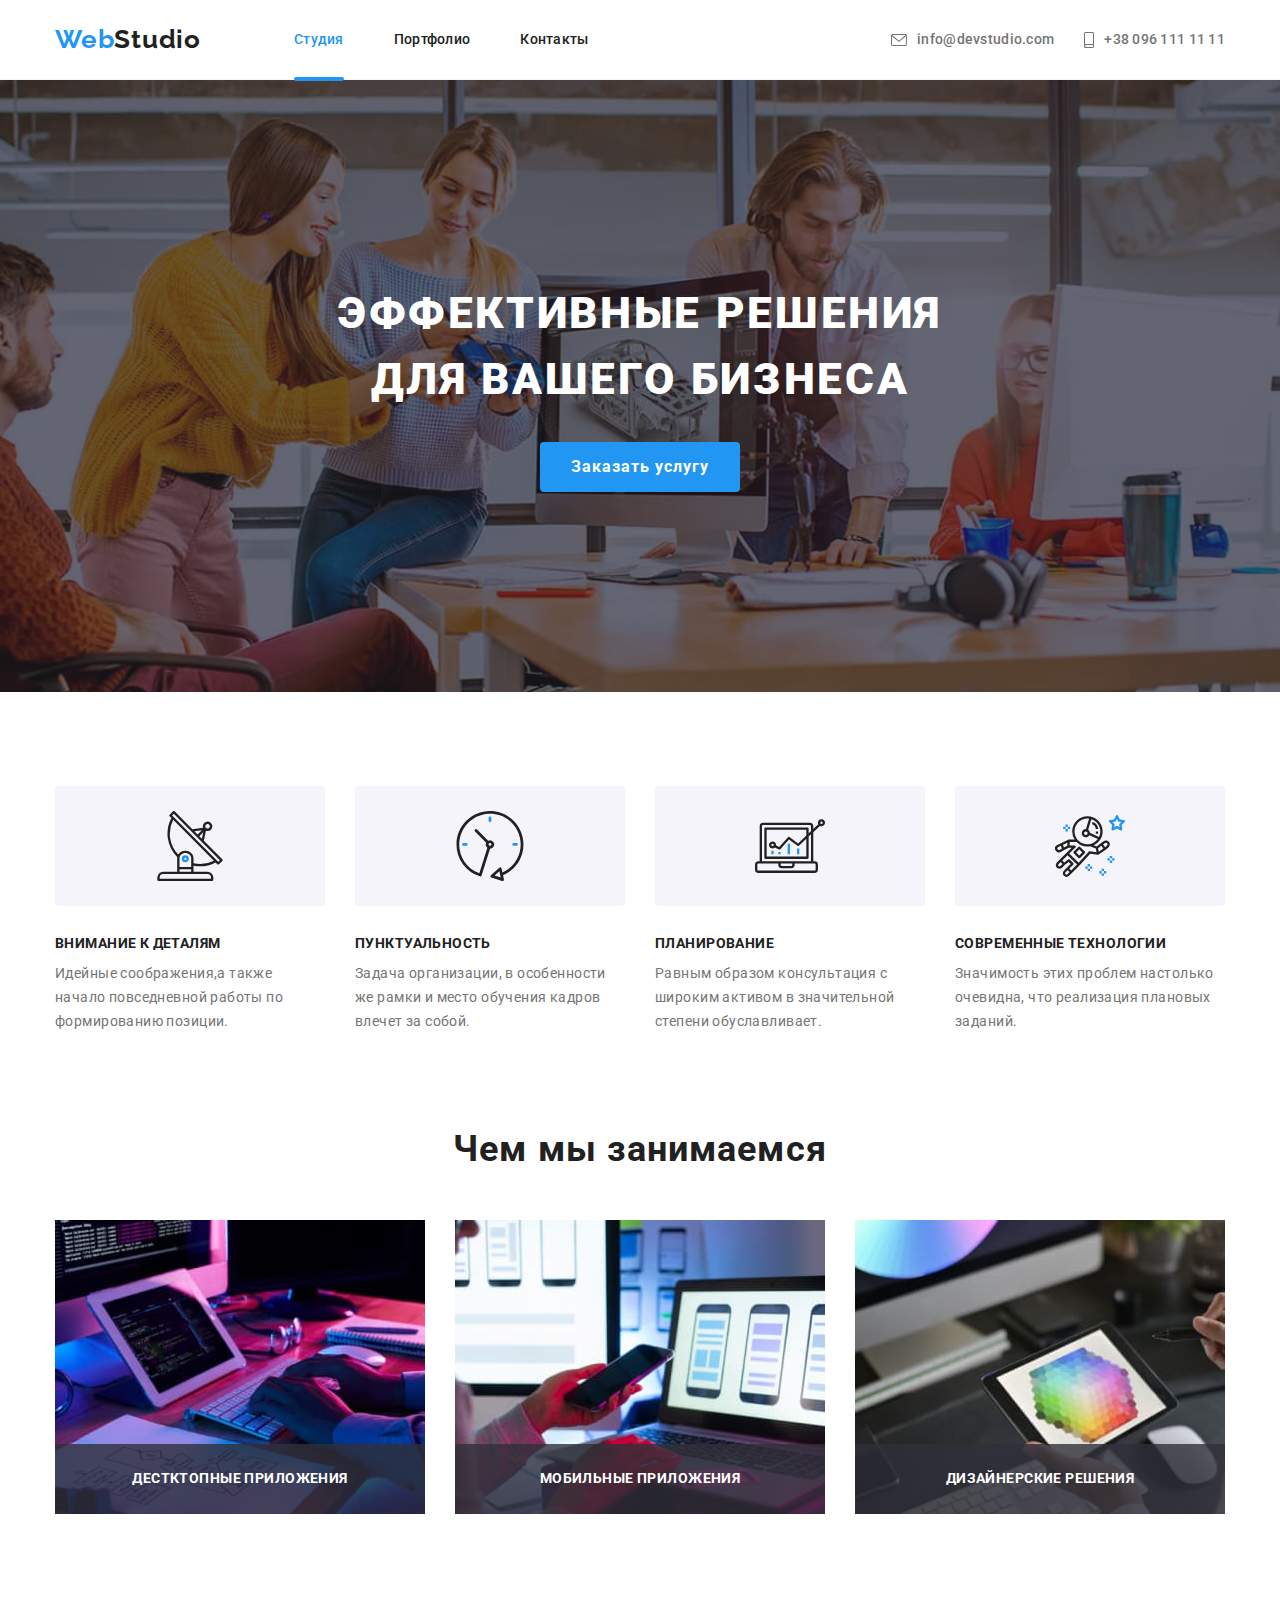
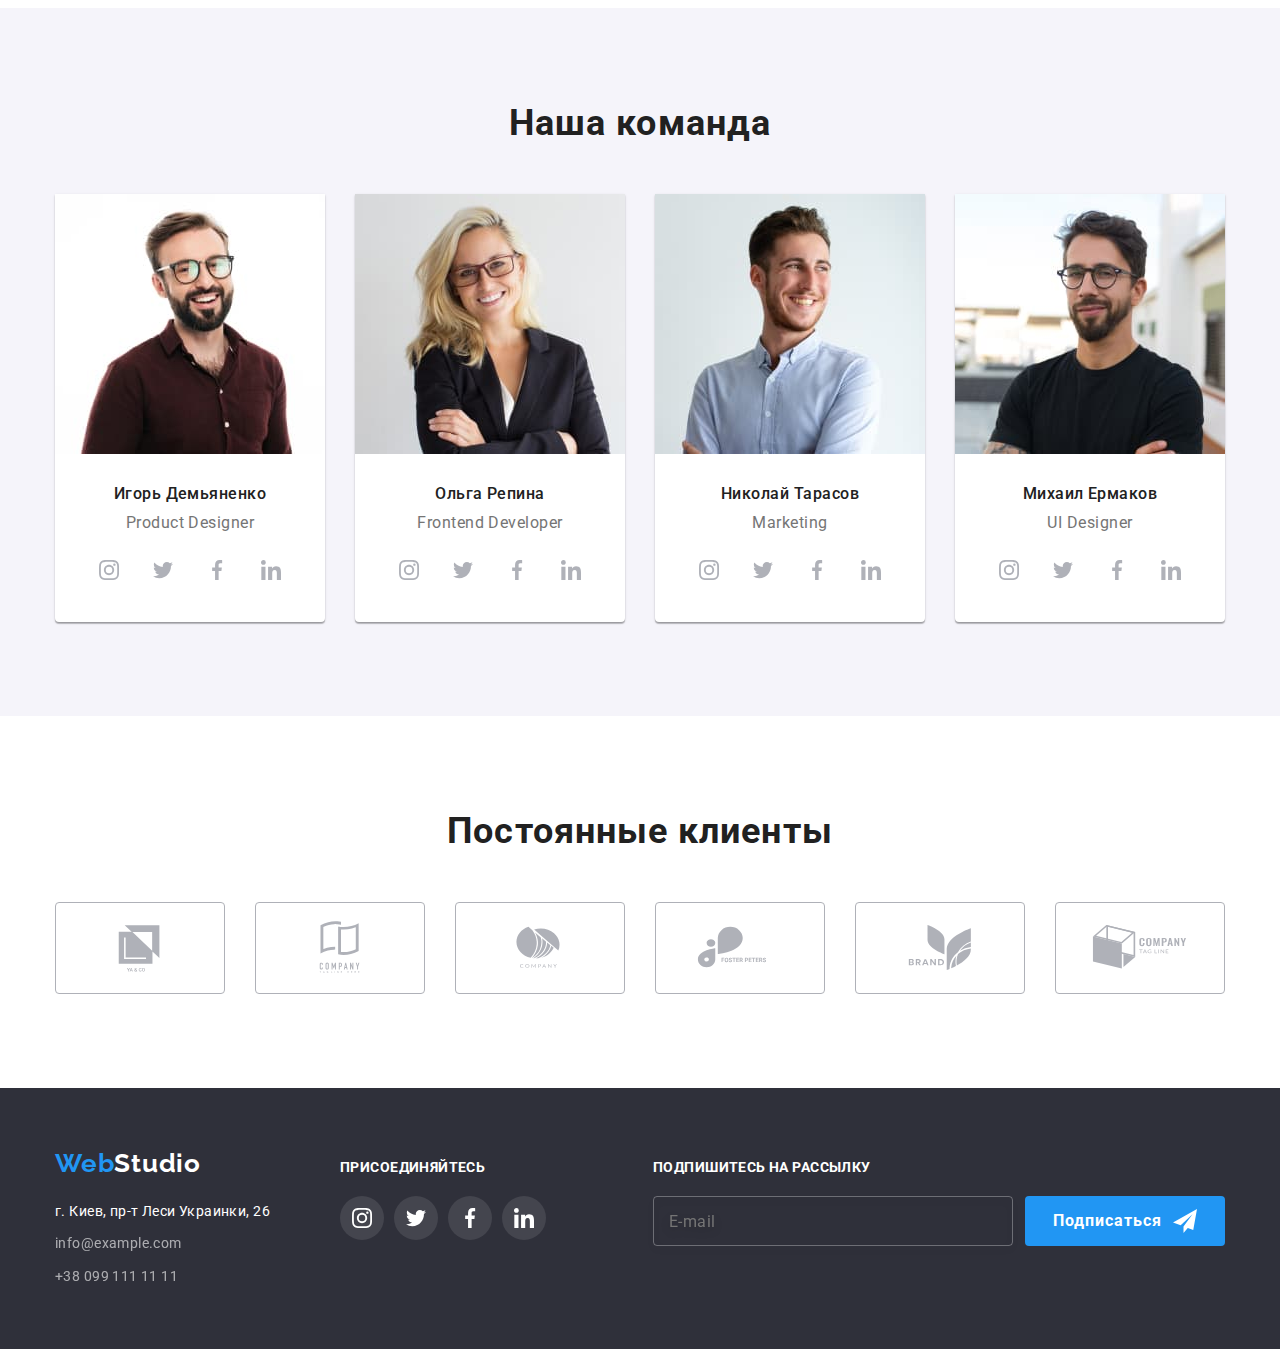
<file: index.html>
<!DOCTYPE html>
<html lang="ru">
  <head>
    <meta charset="UTF-8" />
    <meta http-equiv="X-UA-Compatible" content="IE=edge" />
    <meta name="viewport" content="width=device-width, initial-scale=1.0" />
    <title>WebStudio</title>
    <link rel="preconnect" href="https://fonts.googleapis.com" />
    <link rel="preconnect" href="https://fonts.gstatic.com" crossorigin />
    <link
      href="https://fonts.googleapis.com/css2?family=Raleway:wght@700&family=Roboto:wght@400;500;700;900&display=swap"
      rel="stylesheet"
    />
    <link
      rel="stylesheet"
      href="https://cdn.jsdelivr.net/npm/modern-normalize@1.1.0/modern-normalize.min.css"
    />
    <link rel="stylesheet" href="./css/main.min.css" />
  </head>
  <body>
    <header class="page-header">
      <div class="container page-header__container">
        <nav class="page-nav">
          <a class="link logo" href="" lang="en"> <span class="logo__part">Web</span>Studio</a>
          <ul class="list menu">
            <li class="menu__item">
              <a class="link menu__link menu__link_current" href="./index.html">Студия</a>
            </li>
            <li class="menu__item">
              <a class="link menu__link" href="./portfolio.html">Портфолио</a>
            </li>
            <li class="menu__item">
              <a class="link menu__link" href="#contacts">Контакты</a>
            </li>
          </ul>
        </nav>
        <ul class="list contact-header">
          <li class="contact-header__list">
            <a class="link contact-header__item" href="mailto:info@devstudio.com">
              <svg class="contact-header__icon" width="16" height="12">
                <use href="./images/sprite.svg#icon-envelope"></use>
              </svg>
              info@devstudio.com
            </a>
          </li>
          <li class="contact-header__list">
            <a class="link contact-header__item" href="tel:+380961111111">
              <svg class="contact-header__icon" width="10" height="16">
                <use href="./images/sprite.svg#icon-smartphone"></use>
              </svg>
              +38 096 111 11 11
            </a>
          </li>
        </ul>
        <button type="button" class="menu-button-open" data-menu-open>
          <svg class="menu-button-open__icon" width="40" height="40">
            <use href="./images/sprite.svg#icon-menu"></use>
          </svg>
        </button>
      </div>
      <div class="mobile-menu" data-menu>
        <div class="container mobile-menu__container">
          <button class="mobile-menu__close-button" data-menu-close>
            <svg class="mobile-menu__close-icon" width="40" height="40">
              <use href="./images/sprite.svg#icon-close-40px"></use>
            </svg>
          </button>
          <ul class="list mobile-menu-list">
            <li class="mobile-menu-list__item">
              <a
                class="link mobile-menu-list__link mobile-menu-list__item_current"
                href="./index.html"
                >Студия</a
              >
            </li>
            <li class="mobile-menu-list__item">
              <a class="link mobile-menu-list__link" href="./portfolio.html">Портфолио</a>
            </li>
            <li class="mobile-menu-list__item">
              <a class="link mobile-menu-list__link" href="#contacts">Контакты</a>
            </li>
          </ul>
          <ul class="list mobile-menu-contacts">
            <li class="mobile-menu-contacts__item">
              <a class="link mobile-menu-contacts__link" href="tel:+380961111111"
                >+38 096 111 11 11</a
              >
            </li>
            <li class="list mobile-menu-contacts__item">
              <a
                class="link mobile-menu-contacts__link mobile-menu-contacts_phone"
                href="mailto:info@devstudio.com"
                >info@devstudio.com</a
              >
            </li>
          </ul>
          <ul class="list mobile-menu-social">
            <li class="mobile-menu-social__item">
              <a class="link mobile-menu-social__link" href="">Instagram</a>
            </li>
            <li class="mobile-menu-social__item">
              <a class="link mobile-menu-social__link" href="">Twitter</a>
            </li>
            <li class="mobile-menu-social__item">
              <a class="link mobile-menu-social__link" href="">Facebook</a>
            </li>
            <li class="mobile-menu-social__item">
              <a class="link mobile-menu-social__link" href="">LinkedIn</a>
            </li>
          </ul>
        </div>
      </div>
    </header>
    <main>
      <!--=====================HERO section=================================== -->
      <section class="hero-section">
        <div class="container">
          <h1 class="page-title">Эффективные решения для вашего бизнеса</h1>
          <button class="hero-button" type="button" data-modal-open>Заказать услугу</button>
        </div>
      </section>
      <!--================= advantages section =============================== -->
      <section class="advantages-section section" id="studio">
        <div class="container">
          <h2 lang="uk" class="visually-hidden">Наші переваги</h2>
          <ul class="advantages-list list">
            <li class="advantages-item">
              <div class="advantages-item-container">
                <svg class="advantages-item-icon">
                  <use href="./images/sprite.svg#icon-antenna-1"></use>
                </svg>
              </div>
              <h3 class="advantages-name">Внимание к деталям</h3>
              <p class="advantages-descrp">
                Идейные соображения,а также начало повседневной работы по формированию позиции.
              </p>
            </li>
            <li class="advantages-item">
              <div class="advantages-item-container">
                <svg class="advantages-item-icon">
                  <use href="./images/sprite.svg#icon-clock-1"></use>
                </svg>
              </div>
              <h3 class="advantages-name">Пунктуальность</h3>
              <p class="advantages-descrp">
                Задача организации, в особенности же рамки и место обучения кадров влечет за собой.
              </p>
            </li>
            <li class="advantages-item">
              <div class="advantages-item-container">
                <svg class="advantages-item-icon">
                  <use href="./images/sprite.svg#icon-diagram-1"></use>
                </svg>
              </div>
              <h3 class="advantages-name">Планирование</h3>
              <p class="advantages-descrp">
                Равным образом консультация с широким активом в значительной степени обуславливает.
              </p>
            </li>
            <li class="advantages-item">
              <div class="advantages-item-container">
                <svg class="advantages-item-icon">
                  <use href="./images/sprite.svg#icon-astronaut-1"></use>
                </svg>
              </div>
              <h3 class="advantages-name">Современные технологии</h3>
              <p class="advantages-descrp">
                Значимость этих проблем настолько очевидна, что реализация плановых заданий.
              </p>
            </li>
          </ul>
        </div>
      </section>
      <!--============================= occupation section ===========================-->
      <section class="occupation-section">
        <div class="container">
          <h2 class="subtitle">Чем мы занимаемся</h2>
          <ul class="occupation-list list">
            <li class="occupation-item">
              <img
                srcset="
                  ./images/desktop/activity1/activity1.jpg    1x,
                  ./images/desktop/activity1/activity1@2x.jpg 2x
                "
                class="occupation-img"
                src="./images/desktop/activity1/activity1.jpg"
                alt="руки человека набирают текст на клавиатуре"
                width="370"
                height="295"
              />
              <h3 class="occupation-name">дестктопные приложения</h3>
            </li>
            <li class="occupation-item">
              <img
                srcset="
                  ./images/desktop/activity2/activity2.jpg    1x,
                  ./images/desktop/activity2/activity2@2x.jpg 2x
                "
                class="occupation-img"
                src="./images/desktop/activity2/activity2.jpg"
                alt="человек сравнивает изображение на телефоне и ноутбуке"
                width="370"
                height="295"
              />
              <h3 class="occupation-name">мобильные приложения</h3>
            </li>
            <li class="occupation-item">
              <img
                srcset="
                  ./images/desktop/activity3/activity3.jpg   1x,
                  ./images/desktop/activity/activity3@2x.jpg 2x
                "
                class="occupation-img"
                src="./images/desktop/activity3/activity3.jpg"
                alt="человек просматривает палитру цветов на планшете"
                width="370"
                height="295"
              />
              <h3 class="occupation-name">дизайнерские решения</h3>
            </li>
          </ul>
        </div>
      </section>
      <!--==============================team section ==============================-->
      <section class="team-section section">
        <div class="container">
          <h2 class="subtitle">Наша команда</h2>
          <ul class="team-list list">
            <li class="team-item">
              <picture>
                <source
                  srcset="
                    ./images/desktop/team1-desktop/team1-desktop.jpg    1x,
                    ./images/desktop/team1-desktop/team1-desktop@2x.jpg 2x
                  "
                  media="(min-width:1200px)"
                />
                <source
                  srcset="
                    ./images/tablet/team1-tablet/team1-tablet.jpg    1x,
                    ./images/tablet/team1-tablet/team1-tablet@2x.jpg 2x
                  "
                  media="(min-width:768px)"
                />
                <source
                  srcset="
                    ./images/mobile/team1-mobile/team1-mobile.jpg    1x,
                    ./images/mobile/team1-mobile/team1-mobile@2x.jpg 2x
                  "
                  media="(max-width:767px)"
                />
                <img
                  class="team-image"
                  src="./images/mobile/team1-mobile/team1-mobile.jpg"
                  alt="фото профиля Игорь Демьяненко"
                />
              </picture>
              <div class="subtitle-container">
                <h3 class="colleagues-name">Игорь Демьяненко</h3>
                <p class="card-title" lang="en">Product Designer</p>
                <ul class="social-list list">
                  <li class="social-list-item">
                    <a href="" class="social-list-link">
                      <svg class="social-list-icon">
                        <use href="./images/sprite.svg#icon-instagram"></use>
                      </svg>
                    </a>
                  </li>
                  <li class="social-list-item">
                    <a href="" class="social-list-link">
                      <svg class="social-list-icon">
                        <use href="./images/sprite.svg#icon-twitter"></use>
                      </svg>
                    </a>
                  </li>
                  <li class="social-list-item">
                    <a href="" class="social-list-link">
                      <svg class="social-list-icon">
                        <use href="./images/sprite.svg#icon-facebook"></use>
                      </svg>
                    </a>
                  </li>
                  <li class="social-list-item">
                    <a href="" class="social-list-link">
                      <svg class="social-list-icon">
                        <use href="./images/sprite.svg#icon-linkedin"></use>
                      </svg>
                    </a>
                  </li>
                </ul>
              </div>
            </li>
            <li class="team-item">
              <picture>
                <source
                  srcset="
                    ./images/desktop/team2-desktop/team2-desktop.jpg    1x,
                    ./images/desktop/team2-desktop/team2-desktop@2x.jpg 2x
                  "
                  media="(min-width:1200px)"
                />
                <source
                  srcset="
                    ./images/tablet/team2-tablet/team2-tablet.jpg    1x,
                    ./images/tablet/team2-tablet/team2-tablet@2x.jpg 2x
                  "
                  media="(min-width:768px)"
                />
                <source
                  srcset="
                    ./images/mobile/team2-mobile/team2-mobile.jpg    1x,
                    ./images/mobile/team2-mobile/team2-mobile@2x.jpg 2x
                  "
                  media="(max-width: 767px)"
                />

                <img
                  class="team-image"
                  src="./images/mobile/team2-mobile/team2-mobile.jpg"
                  alt="фото профиля Ольга Репина"
                />
              </picture>
              <div class="subtitle-container">
                <h3 class="colleagues-name">Ольга Репина</h3>
                <p class="card-title" lang="en">Frontend Developer</p>
                <ul class="social-list list">
                  <li class="social-list-item">
                    <a href="" class="social-list-link">
                      <svg class="social-list-icon">
                        <use href="./images/sprite.svg#icon-instagram"></use>
                      </svg>
                    </a>
                  </li>
                  <li class="social-list-item">
                    <a href="" class="social-list-link">
                      <svg class="social-list-icon">
                        <use href="./images/sprite.svg#icon-twitter"></use>
                      </svg>
                    </a>
                  </li>
                  <li class="social-list-item">
                    <a href="" class="social-list-link">
                      <svg class="social-list-icon">
                        <use href="./images/sprite.svg#icon-facebook"></use>
                      </svg>
                    </a>
                  </li>
                  <li class="social-list-item">
                    <a href="" class="social-list-link">
                      <svg class="social-list-icon">
                        <use href="./images/sprite.svg#icon-linkedin"></use>
                      </svg>
                    </a>
                  </li>
                </ul>
              </div>
            </li>
            <li class="team-item">
              <picture>
                <source
                  srcset="
                    ./images/desktop/team3-desktop/team3-desktop.jpg    1x,
                    ./images/desktop/team3-desktop/team3-desktop@2x.jpg 2x
                  "
                  media="(min-width:1200px)"
                />
                <source
                  srcset="
                    ./images/tablet/team3-tablet/team3-tablet.jpg    1x,
                    ./images/tablet/team3-tablet/team3-tablet@2x.jpg 2x
                  "
                  media="(min-width:768px)"
                />
                <source
                  srcset="
                    ./images/mobile/team3-mobile/team3-mobile.jpg    1x,
                    ./images/mobile/team3-mobile/team3-mobile@2x.jpg 2x
                  "
                  media="(max-width: 767px)"
                />
                <img
                  class="team-image"
                  src="./images/mobile/team3-mobile/team3-mobile.jpg"
                  alt="фото профиля Николай Тарасов"
                />
              </picture>
              <div class="subtitle-container">
                <h3 class="colleagues-name">Николай Тарасов</h3>
                <p class="card-title" lang="en">Marketing</p>
                <ul class="social-list list">
                  <li class="social-list-item">
                    <a href="" class="social-list-link">
                      <svg class="social-list-icon">
                        <use href="./images/sprite.svg#icon-instagram"></use>
                      </svg>
                    </a>
                  </li>
                  <li class="social-list-item">
                    <a href="" class="social-list-link">
                      <svg class="social-list-icon">
                        <use href="./images/sprite.svg#icon-twitter"></use>
                      </svg>
                    </a>
                  </li>
                  <li class="social-list-item">
                    <a href="" class="social-list-link">
                      <svg class="social-list-icon">
                        <use href="./images/sprite.svg#icon-facebook"></use>
                      </svg>
                    </a>
                  </li>
                  <li class="social-list-item">
                    <a href="" class="social-list-link">
                      <svg class="social-list-icon">
                        <use href="./images/sprite.svg#icon-linkedin"></use>
                      </svg>
                    </a>
                  </li>
                </ul>
              </div>
            </li>
            <li class="team-item">
              <picture>
                <source
                  srcset="
                    ./images/desktop/team4-desktop/team4-desktop.jpg    1x,
                    ./images/desktop/team4-desktop/team4-desktop@2x.jpg 2x
                  "
                  media="(min-width:1200px)"
                />
                <source
                  srcset="
                    ./images/tablet/team4-tablet/team4-tablet.jpg    1x,
                    ./images/tablet/team4-tablet/team4-tablet@2x.jpg 2x
                  "
                  media="(min-width:768px)"
                />
                <source
                  srcset="
                    ./images/mobile/team4-mobile/team4-mobile.jpg    1x,
                    ./images/mobile/team4-mobile/team4-mobile@2x.jpg 2x
                  "
                  media="(max-width: 767px)"
                />
                <img
                  class="team-image"
                  src="./images/michail_ermakov_profile_photo.jpg"
                  alt="фото профиля Михаил Ермаков"
                />
              </picture>
              <div class="subtitle-container">
                <h3 class="colleagues-name">Михаил Ермаков</h3>
                <p class="card-title" lang="en">UI Designer</p>
                <ul class="social-list list">
                  <li class="social-list-item">
                    <a href="" class="social-list-link">
                      <svg class="social-list-icon">
                        <use href="./images/sprite.svg#icon-instagram"></use>
                      </svg>
                    </a>
                  </li>
                  <li class="social-list-item">
                    <a href="" class="social-list-link">
                      <svg class="social-list-icon">
                        <use href="./images/sprite.svg#icon-twitter"></use>
                      </svg>
                    </a>
                  </li>
                  <li class="social-list-item">
                    <a href="" class="social-list-link">
                      <svg class="social-list-icon">
                        <use href="./images/sprite.svg#icon-facebook"></use>
                      </svg>
                    </a>
                  </li>
                  <li class="social-list-item">
                    <a href="" class="social-list-link">
                      <svg class="social-list-icon">
                        <use href="./images/sprite.svg#icon-linkedin"></use>
                      </svg>
                    </a>
                  </li>
                </ul>
              </div>
            </li>
          </ul>
        </div>
      </section>
      <!--============================= CLIENTS SECTION ============================== -->
      <section class="clients-section section">
        <div class="container">
          <h2 class="subtitle">Постоянные клиенты</h2>
          <ul class="clients-list list">
            <li class="clients-list-item">
              <a href="" class="clients-list-link">
                <svg class="clients-list-icon">
                  <use href="./images/sprite.svg#icon-logo-client-1"></use>
                </svg>
              </a>
            </li>
            <li class="clients-list-item">
              <a href="" class="clients-list-link">
                <svg class="clients-list-icon">
                  <use href="./images/sprite.svg#icon-logo-client-2"></use>
                </svg>
              </a>
            </li>
            <li class="clients-list-item">
              <a href="" class="clients-list-link">
                <svg class="clients-list-icon">
                  <use href="./images/sprite.svg#icon-logo-client-3"></use>
                </svg>
              </a>
            </li>
            <li class="clients-list-item">
              <a href="" class="clients-list-link">
                <svg class="clients-list-icon">
                  <use href="./images/sprite.svg#icon-logo-client-4"></use>
                </svg>
              </a>
            </li>
            <li class="clients-list-item">
              <a href="" class="clients-list-link">
                <svg class="clients-list-icon">
                  <use href="./images/sprite.svg#icon-logo-client-5"></use>
                </svg>
              </a>
            </li>
            <li class="clients-list-item">
              <a href="" class="clients-list-link">
                <svg class="clients-list-icon">
                  <use href="./images/sprite.svg#icon-logo-client-6"></use>
                </svg>
              </a>
            </li>
          </ul>
        </div>
      </section>
    </main>
    <!-- FOOTER -->
    <footer class="page-footer">
      <div class="container footer-container">
        <div class="footer-container_wrapper">
          <div class="footer-container-adress">
            <a class="link logo-footer" href="" lang="en">
              <span class="logo__part">Web</span>Studio</a
            >
            <address class="contacts" id="contacts">
              <ul class="contact-footer list">
                <li class="contact-item">
                  <a
                    class="contact-address link"
                    href="https://goo.gl/maps/2nvCJboYjxiyjbgM6"
                    target="_blank"
                    rel="noopener noreferrer"
                    >г. Киев, пр-т Леси Украинки, 26</a
                  >
                </li>
                <li class="contact-item">
                  <a class="contact-link link" href="mailto:info@example.com">info@example.com</a>
                </li>
                <li class="contact-item">
                  <a class="contact-link link" href="tel:+380991111111">+38 099 111 11 11</a>
                </li>
              </ul>
            </address>
          </div>
          <div class="footer-container-social-links">
            <h3 class="title-social-list">Присоединяйтесь</h3>
            <ul class="social-list list">
              <li class="social-list-item">
                <a href="" class="social-list-link social-list-link-footer">
                  <svg class="social-list-icon social-list-icon-footer">
                    <use href="./images/sprite.svg#icon-instagram"></use>
                  </svg>
                </a>
              </li>
              <li class="social-list-item">
                <a href="" class="social-list-link social-list-link-footer">
                  <svg class="social-list-icon social-list-icon-footer">
                    <use href="./images/sprite.svg#icon-twitter"></use>
                  </svg>
                </a>
              </li>
              <li class="social-list-item">
                <a href="" class="social-list-link social-list-link-footer">
                  <svg class="social-list-icon social-list-icon-footer">
                    <use href="./images/sprite.svg#icon-facebook"></use>
                  </svg>
                </a>
              </li>
              <li class="social-list-item">
                <a href="" class="social-list-link social-list-link-footer">
                  <svg class="social-list-icon social-list-icon-footer">
                    <use href="./images/sprite.svg#icon-linkedin"></use>
                  </svg>
                </a>
              </li>
            </ul>
          </div>
        </div>
        <div class="footer-container-subscr" role="group" aria-labelledby="email-subscription">
          <p id="email-subscription" class="footer-subscr-title title-social-list">
            Подпишитесь на рассылку
          </p>
          <form class="footer-form">
            <input
              class="footer-subscr-input"
              type="email"
              placeholder="E-mail"
              name="user-email"
              pattern="[a-z0-9._%+-]+@[a-z0-9.-]+\.[a-z]{2,}$"
            />
            <button type="submit" class="footer-subscr-button">
              <span class="footer-button-wrapper">
                <span class="footer-subscr-name">Подписаться</span>
                <svg class="footer-subscr-icon" width="24px" height="24px">
                  <use href="./images/sprite.svg#icon-send"></use>
                </svg>
              </span>
            </button>
          </form>
        </div>
      </div>
    </footer>
    <!-- MODAL WINDOW -->
    <div class="backdrop is-hidden" data-modal>
      <div class="modal">
        <button type="button" class="modal-close-button" data-modal-close>
          <svg class="modal-close-icon" width="18px" height="18px">
            <use href="./images/sprite.svg#icon-close-black"></use>
          </svg>
        </button>
        <p class="modal-form-title">Оставьте свои данные, мы вам перезвоним</p>
        <form class="modal-form">
          <label class="modal-form-label">
            <span class="modal-form-label-name">Имя</span>
            <span class="modal-form-input-container">
              <input
                type="text"
                class="modal-form-input"
                name="user_name"
                pattern="[a-zA-Zа-яА-Я]+"
                minlength="2"
              />
              <svg class="modal-form-icon" width="12px" height="12px">
                <use href="./images/sprite.svg#icon-user-name"></use>
              </svg>
            </span>
          </label>
          <label class="modal-form-label">
            <span class="modal-form-label-name">Телефон</span>
            <span class="modal-form-input-container">
              <input
                type="tel"
                name="user_phone_number"
                class="modal-form-input"
                pattern="[0-9]{3}-[0-9]{3}-[0-9]{2}-[0-9]{2}"
                title="xxx-xxx-xx-xx"
              />
              <svg class="modal-form-icon" width="12px" height="12px">
                <use href="./images/sprite.svg#icon-user-phone"></use>
              </svg>
            </span>
          </label>
          <label class="modal-form-label">
            <span class="modal-form-label-name">Почта</span>
            <span class="modal-form-input-container">
              <input
                type="email"
                name="user_email"
                class="modal-form-input"
                pattern="[a-z0-9._%+-]+@[a-z0-9.-]+\.[a-z]{2,}$"
              />
              <svg class="modal-form-icon" width="12px" height="12px">
                <use href="./images/sprite.svg#icon-user-mail"></use>
              </svg>
            </span>
          </label>
          <label class="modal-form-label">
            <span class="modal-form-label-name">Комментарий</span>
            <textarea
              class="modal-form-comments"
              name="user-massage"
              placeholder="Введите текст"
            ></textarea>
          </label>
          <input
            id="user-policy"
            type="checkbox"
            name="user-policy"
            class="modal-form-check visually-hidden"
          />
          <label for="user-policy" class="modal-form-descr">
            Соглашаюсь с рассылкой и принимаю&nbsp;
            <a class="modal-form-contract-descr" href="">Условия договора</a>
          </label>
          <button type="submit" class="modal-form-submit">Отправить</button>
        </form>
      </div>
    </div>
    <script src="./js/mobile-menu.js"></script>
    <script src="./js/modal.js"></script>
  </body>
</html>
</file>
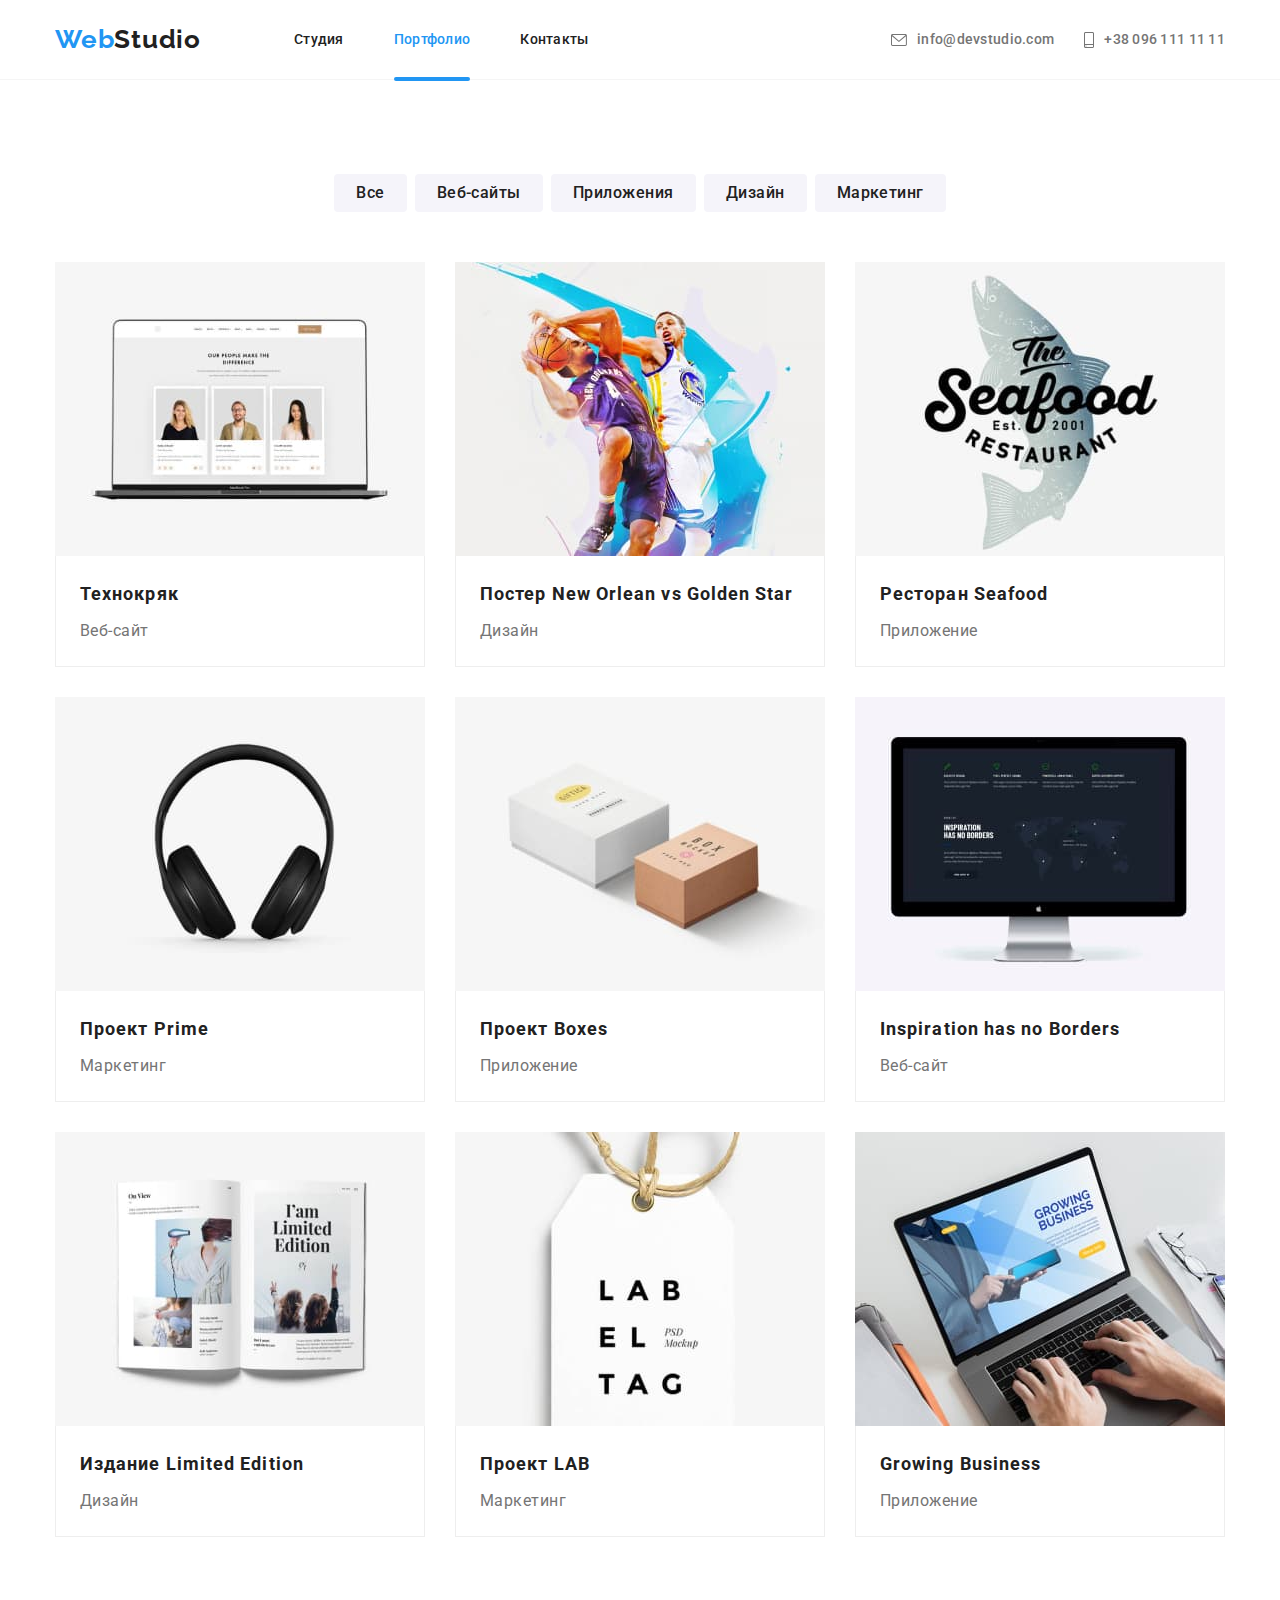
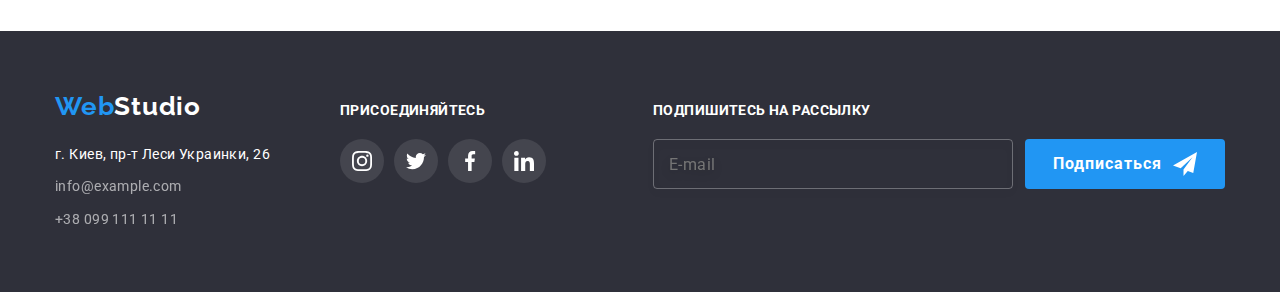
<file: portfolio.html>
<!DOCTYPE html>
<html lang="en">
  <head>
    <meta charset="UTF-8" />
    <meta http-equiv="X-UA-Compatible" content="IE=edge" />
    <meta name="viewport" content="width=device-width, initial-scale=1.0" />
    <title>Portfolio</title>
    <link rel="preconnect" href="https://fonts.googleapis.com" />
    <link rel="preconnect" href="https://fonts.gstatic.com" crossorigin />
    <link
      href="https://fonts.googleapis.com/css2?family=Raleway:wght@700&family=Roboto:wght@400;500;700;900&display=swap"
      rel="stylesheet"
    />
    <link
      rel="stylesheet"
      href="https://cdn.jsdelivr.net/npm/modern-normalize@1.1.0/modern-normalize.min.css"
    />
    <link rel="stylesheet" href="./css/main.min.css" />
  </head>
  <body>
    <header class="page-header">
      <div class="container page-header__container">
        <nav class="page-nav">
          <a class="link logo" href="" lang="en"> <span class="logo__part">Web</span>Studio</a>
          <ul class="list menu">
            <li class="menu__item">
              <a class="link menu__link" href="./index.html">Студия</a>
            </li>
            <li class="menu__item">
              <a class="link menu__link menu__link_current" href="./portfolio.html">Портфолио</a>
            </li>
            <li class="menu__item">
              <a class="link menu__link" href="#contacts">Контакты</a>
            </li>
          </ul>
        </nav>
        <ul class="list contact-header">
          <li class="contact-header__list">
            <a class="link contact-header__item" href="mailto:info@devstudio.com">
              <svg class="contact-header__icon" width="16" height="12">
                <use href="./images/sprite.svg#icon-envelope"></use>
              </svg>
              info@devstudio.com
            </a>
          </li>
          <li class="contact-header__list">
            <a class="link contact-header__item" href="tel:+380961111111">
              <svg class="contact-header__icon" width="10" height="16">
                <use href="./images/sprite.svg#icon-smartphone"></use>
              </svg>
              +38 096 111 11 11
            </a>
          </li>
        </ul>
        <button type="button" class="menu-button-open" data-menu-open>
          <svg class="menu-button-open__icon" width="40" height="40">
            <use href="./images/sprite.svg#icon-menu"></use>
          </svg>
        </button>
      </div>
      <div class="mobile-menu" data-menu>
        <div class="container mobile-menu__container">
          <button class="mobile-menu__close-button" data-menu-close>
            <svg class="mobile-menu__close-icon" width="40" height="40">
              <use href="./images/sprite.svg#icon-close-40px"></use>
            </svg>
          </button>
          <ul class="list mobile-menu-list">
            <li class="mobile-menu-list__item">
              <a class="link mobile-menu-list__link" href="./index.html">Студия</a>
            </li>
            <li class="mobile-menu-list__item">
              <a
                class="link mobile-menu-list__link mobile-menu-list__item_current"
                href="./portfolio.html"
                >Портфолио</a
              >
            </li>
            <li class="mobile-menu-list__item">
              <a class="link mobile-menu-list__link" href="#contacts">Контакты</a>
            </li>
          </ul>
          <ul class="list mobile-menu-contacts">
            <li class="mobile-menu-contacts__item">
              <a class="link mobile-menu-contacts__link" href="tel:+380961111111"
                >+38 096 111 11 11</a
              >
            </li>
            <li class="list mobile-menu-contacts__item">
              <a
                class="link mobile-menu-contacts__link mobile-menu-contacts_phone"
                href="mailto:info@devstudio.com"
                >info@devstudio.com</a
              >
            </li>
          </ul>
          <ul class="list mobile-menu-social">
            <li class="mobile-menu-social__item">
              <a class="link mobile-menu-social__link" href="">Instagram</a>
            </li>
            <li class="mobile-menu-social__item">
              <a class="link mobile-menu-social__link" href="">Twitter</a>
            </li>
            <li class="mobile-menu-social__item">
              <a class="link mobile-menu-social__link" href="">Facebook</a>
            </li>
            <li class="mobile-menu-social__item">
              <a class="link mobile-menu-social__link" href="">LinkedIn</a>
            </li>
          </ul>
        </div>
      </div>
    </header>
    <!-- =========================section Portfolio========================= -->
    <main>
      <section class="section">
        <div class="container">
          <h1 class="visually-hidden">Portfolio</h1>
          <ul class="filter list">
            <li>
              <button class="filter__button" type="button">Все</button>
            </li>
            <li>
              <button class="filter__button" type="button">Веб-сайты</button>
            </li>
            <li>
              <button class="filter__button" type="button">Приложения</button>
            </li>
            <li>
              <button class="filter__button" type="button">Дизайн</button>
            </li>
            <li>
              <button class="filter__button" type="button">Маркетинг</button>
            </li>
          </ul>
          <ul class="portfolio-list list">
            <li class="portfolio-list__item">
              <a class="portfolio-list__link link" href="">
                <div class="portfolio-list__container">
                  <picture>
                    <source
                      srcset="
                        ./images/desktop/pr1-desktop/pr1-desktop.jpg    1x,
                        ./images/desktop/pr1-desktop/pr1-desktop@2x.jpg 2x
                      "
                      media="(min-width:1200px)"
                    />
                    <source
                      srcset="
                        ./images/tablet/pr1-tablet/pr1-tablet.jpg    1x,
                        ./images/tablet/pr1-tablet/pr1-tablet@2x.jpg 2x
                      "
                      media="(min-width:768px)"
                    />
                    <source
                      srcset="
                        ./images/mobile/pr1-mobile/pr1-mobile.jpg    1x,
                        ./images/mobile/pr1-mobile/pr1-mobile@2x.jpg 2x
                      "
                      media="(max-width:767px)"
                    />
                    <img
                      class="portfolio-list__image"
                      src="./images/mobile/pr1-mobile/pr1-mobile.jpg"
                      alt="ноутбук"
                    />
                  </picture>
                  <p class="portfolio-list__overlay">
                    Ресурс предлагает комплексные предложения с разным уровнем функционала и
                    сервисов. Все это позволит посетителю получить исчерпывающие сведения о компании
                    или частном лице.
                  </p>
                </div>
                <div class="portfolio-list__wrapper">
                  <h2 class="portfolio-list__title">Технокряк</h2>
                  <p class="portfolio-list__occupation-title">Веб-сайт</p>
                </div>
              </a>
            </li>
            <li class="portfolio-list__item">
              <a class="portfolio-list__link link" href="">
                <div class="portfolio-list__container">
                  <picture>
                    <source
                      srcset="
                        ./images/desktop/pr2-desktop/pr2-desktop.jpg    1x,
                        ./images/desktop/pr2-desktop/pr2-desktop@2x.jpg 2x
                      "
                      media="(min-width:1200px)"
                    />
                    <source
                      srcset="
                        ./images/tablet/pr2-tablet/pr2-tablet.jpg    1x,
                        ./images/tablet/pr2-tablet/pr2-tablet@2x.jpg 2x
                      "
                      media="(min-width:768px)"
                    />
                    <source
                      srcset="
                        ./images/mobile/pr2-mobile/pr2-mobile.jpg    1x,
                        ./images/mobile/pr2-mobile/pr2-mobile@2x.jpg 2x
                      "
                      media="(max-width:767px)"
                    />
                    <img
                      class="portfolio-list__image"
                      src="./images/mobile/pr2-mobile/pr2-mobile.jpg"
                      alt="два баскетболиста в борьбе за мяч"
                    />
                  </picture>
                  <p class="portfolio-list__overlay">
                    Ресурс предлагает комплексные предложения с разным уровнем функционала и
                    сервисов. Все это позволит посетителю получить исчерпывающие сведения о компании
                    или частном лице.
                  </p>
                </div>
                <div class="portfolio-list__wrapper portfolio-list__wrapper_title">
                  <h2 class="portfolio-list__title">Постер New Orlean vs Golden Star</h2>
                  <p class="portfolio-list__occupation-title">Дизайн</p>
                </div>
              </a>
            </li>
            <li class="portfolio-list__item">
              <a class="portfolio-list__link link" href="">
                <div class="portfolio-list__container">
                  <picture>
                    <source
                      srcset="
                        ./images/desktop/pr3-desktop/pr3-desktop.jpg    1x,
                        ./images/desktop/pr3-desktop/pr3-desktop@2x.jpg 2x
                      "
                      media="(min-width:1200px)"
                    />
                    <source
                      srcset="
                        ./images/tablet/pr3-tablet/pr3-tablet.jpg    1x,
                        ./images/tablet/pr3-tablet/pr3-tablet@2x.jpg 2x
                      "
                      media="(min-width:768px)"
                    />
                    <source
                      srcset="
                        ./images/mobile/pr3-mobile/pr3-mobile.jpg    1x,
                        ./images/mobile/pr3-mobile/pr3-mobile@2x.jpg 2x
                      "
                      media="(max-width:767px)"
                    />
                    <img
                      class="portfolio-list__image"
                      src="./images/mobile/pr3-mobile/pr3-mobile.jpg"
                      alt="эмблема ресторона сифуд"
                    />
                  </picture>
                  <p class="portfolio-list__overlay">
                    Ресурс предлагает комплексные предложения с разным уровнем функционала и
                    сервисов. Все это позволит посетителю получить исчерпывающие сведения о компании
                    или частном лице.
                  </p>
                </div>
                <div class="portfolio-list__wrapper">
                  <h2 class="portfolio-list__title">Ресторан Seafood</h2>
                  <p class="portfolio-list__occupation-title">Приложение</p>
                </div>
              </a>
            </li>
            <li class="portfolio-list__item">
              <a class="portfolio-list__link link" href="">
                <div class="portfolio-list__container">
                  <picture>
                    <source
                      srcset="
                        ./images/desktop/pr4-desktop/pr4-desktop.jpg    1x,
                        ./images/desktop/pr4-desktop/pr4-desktop@2x.jpg 2x
                      "
                      media="(min-width:1200px)"
                    />
                    <source
                      srcset="
                        ./images/tablet/pr4-tablet/pr4-tablet.jpg    1x,
                        ./images/tablet/pr4-tablet/pr4-tablet@2x.jpg 2x
                      "
                      media="(min-width:768px)"
                    />
                    <source
                      srcset="
                        ./images/mobile/pr4-mobile/pr4-mobile.jpg    1x,
                        ./images/mobile/pr4-mobile/pr4-mobile@2x.jpg 2x
                      "
                      media="(max-width:767px)"
                    />
                    <img
                      class="portfolio-list__image"
                      src="./images/mobile/pr4-mobile/pr4-mobile.jpg"
                      alt="наушники"
                    />
                  </picture>
                  <p class="portfolio-list__overlay">
                    Ресурс предлагает комплексные предложения с разным уровнем функционала и
                    сервисов. Все это позволит посетителю получить исчерпывающие сведения о компании
                    или частном лице.
                  </p>
                </div>
                <div class="portfolio-list__wrapper">
                  <h2 class="portfolio-list__title">Проект Prime</h2>
                  <p class="portfolio-list__occupation-title">Маркетинг</p>
                </div>
              </a>
            </li>
            <li class="portfolio-list__item">
              <a class="portfolio-list__link link" href="">
                <div class="portfolio-list__container">
                  <picture>
                    <source
                      srcset="
                        ./images/desktop/pr5-desktop/pr5-desktop.jpg    1x,
                        ./images/desktop/pr5-desktop/pr5-desktop@2x.jpg 2x
                      "
                      media="(min-width:1200px)"
                    />
                    <source
                      srcset="
                        ./images/tablet/pr5-tablet/pr5-tablet.jpg    1x,
                        ./images/tablet/pr5-tablet/pr5-tablet@2x.jpg 2x
                      "
                      media="(min-width:768px)"
                    />
                    <source
                      srcset="
                        ./images/mobile/pr5-mobile/pr5-mobile.jpg    1x,
                        ./images/mobile/pr5-mobile/pr5-mobile@2x.jpg 2x
                      "
                      media="(max-width:767px)"
                    />
                    <img
                      class="portfolio-list__image"
                      src="./images/mobile/pr5-mobile/pr5-mobile.jpg"
                      alt="две коробки"
                    />
                  </picture>
                  <p class="portfolio-list__overlay">
                    Ресурс предлагает комплексные предложения с разным уровнем функционала и
                    сервисов. Все это позволит посетителю получить исчерпывающие сведения о компании
                    или частном лице.
                  </p>
                </div>
                <div class="portfolio-list__wrapper">
                  <h2 class="portfolio-list__title">Проект Boxes</h2>
                  <p class="portfolio-list__occupation-title">Приложение</p>
                </div>
              </a>
            </li>
            <li class="portfolio-list__item">
              <a class="portfolio-list__link link" href="">
                <div class="portfolio-list__container">
                  <picture>
                    <source
                      srcset="
                        ./images/desktop/pr6-desktop/pr6-desktop.jpg    1x,
                        ./images/desktop/pr6-desktop/pr6-desktop@2x.jpg 2x
                      "
                      media="(min-width:1200px)"
                    />
                    <source
                      srcset="
                        ./images/tablet/pr6-tablet/pr6-tablet.jpg    1x,
                        ./images/tablet/pr6-tablet/pr6-tablet@2x.jpg 2x
                      "
                      media="(min-width:768px)"
                    />
                    <source
                      srcset="
                        ./images/mobile/pr6-mobile/pr6-mobile.jpg    1x,
                        ./images/mobile/pr6-mobile/pr6-mobile@2x.jpg 2x
                      "
                      media="(max-width:767px)"
                    />
                    <img
                      class="portfolio-list__image"
                      src="./images/mobile/pr6-mobile/pr6-mobile.jpg"
                      alt="монитор"
                    />
                  </picture>
                  <p class="portfolio-list__overlay">
                    Ресурс предлагает комплексные предложения с разным уровнем функционала и
                    сервисов. Все это позволит посетителю получить исчерпывающие сведения о компании
                    или частном лице.
                  </p>
                </div>
                <div class="portfolio-list__wrapper">
                  <h2 class="portfolio-list__title">Inspiration has no Borders</h2>
                  <p class="portfolio-list__occupation-title">Веб-сайт</p>
                </div>
              </a>
            </li>
            <li class="portfolio-list__item">
              <a class="portfolio-list__link link" href="">
                <div class="portfolio-list__container">
                  <picture>
                    <source
                      srcset="
                        ./images/desktop/pr7-desktop/pr7-desktop.jpg    1x,
                        ./images/desktop/pr7-desktop/pr7-desktop@2x.jpg 2x
                      "
                      media="(min-width:1200px)"
                    />
                    <source
                      srcset="
                        ./images/tablet/pr7-tablet/pr7-tablet.jpg    1x,
                        ./images/tablet/pr7-tablet/pr7-tablet@2x.jpg 2x
                      "
                      media="(min-width:768px)"
                    />
                    <source
                      srcset="
                        ./images/mobile/pr7-mobile/pr7-mobile.jpg    1x,
                        ./images/mobile/pr7-mobile/pr7-mobile@2x.jpg 2x
                      "
                      media="(max-width:767px)"
                    />
                    <img
                      class="portfolio-list__image"
                      src="./images/mobile/pr7-mobile/pr7-mobile.jpg"
                      alt="журнал"
                    />
                  </picture>
                  <p class="portfolio-list__overlay">
                    Ресурс предлагает комплексные предложения с разным уровнем функционала и
                    сервисов. Все это позволит посетителю получить исчерпывающие сведения о компании
                    или частном лице.
                  </p>
                </div>
                <div class="portfolio-list__wrapper">
                  <h2 class="portfolio-list__title">Издание Limited Edition</h2>
                  <p class="portfolio-list__occupation-title">Дизайн</p>
                </div>
              </a>
            </li>
            <li class="portfolio-list__item">
              <a class="portfolio-list__link link" href="">
                <div class="portfolio-list__container">
                  <picture>
                    <source
                      srcset="
                        ./images/desktop/pr8-desktop/pr8-desktop.jpg    1x,
                        ./images/desktop/pr8-desktop/pr8-desktop@2x.jpg 2x
                      "
                      media="(min-width:1200px)"
                    />
                    <source
                      srcset="
                        ./images/tablet/pr8-tablet/pr8-tablet.jpg    1x,
                        ./images/tablet/pr8-tablet/pr8-tablet@2x.jpg 2x
                      "
                      media="(min-width:768px)"
                    />
                    <source
                      srcset="
                        ./images/mobile/pr8-mobile/pr8-mobile.jpg    1x,
                        ./images/mobile/pr8-mobile/pr8-mobile@2x.jpg 2x
                      "
                      media="(max-width:767px)"
                    />
                    <img
                      class="portfolio-list__image"
                      src="./images/mobile/pr8-mobile/pr8-mobile.jpg"
                      alt="бирка"
                    />
                  </picture>
                  <p class="portfolio-list__overlay">
                    Ресурс предлагает комплексные предложения с разным уровнем функционала и
                    сервисов. Все это позволит посетителю получить исчерпывающие сведения о компании
                    или частном лице.
                  </p>
                </div>
                <div class="portfolio-list__wrapper">
                  <h2 class="portfolio-list__title">Проект LAB</h2>
                  <p class="portfolio-list__occupation-title">Маркетинг</p>
                </div>
              </a>
            </li>
            <li class="portfolio-list__item">
              <a class="portfolio-list__link link" href="">
                <div class="portfolio-list__container">
                  <picture>
                    <source
                      srcset="
                        ./images/desktop/pr9-desktop/pr9-desktop.jpg    1x,
                        ./images/desktop/pr9-desktop/pr9-desktop@2x.jpg 2x
                      "
                      media="(min-width:1200px)"
                    />
                    <source
                      srcset="
                        ./images/tablet/pr9-tablet/pr9-tablet.jpg    1x,
                        ./images/tablet/pr9-tablet/pr9-tablet@2x.jpg 2x
                      "
                      media="(min-width:768px)"
                    />
                    <source
                      srcset="
                        ./images/mobile/pr9-mobile/pr9-mobile.jpg    1x,
                        ./images/mobile/pr9-mobile/pr9-mobile@2x.jpg 2x
                      "
                      media="(max-width:767px)"
                    />
                    <img
                      class="portfolio-list__image"
                      src="./images/mobile/pr9-mobile/pr9-mobile.jpg"
                      alt="руки человека печатают на клавиатуре ноутбука"
                    />
                  </picture>
                  <p class="portfolio-list__overlay">
                    Ресурс предлагает комплексные предложения с разным уровнем функционала и
                    сервисов. Все это позволит посетителю получить исчерпывающие сведения о компании
                    или частном лице.
                  </p>
                </div>
                <div class="portfolio-list__wrapper">
                  <h2 class="portfolio-list__title">Growing Business</h2>
                  <p class="portfolio-list__occupation-title">Приложение</p>
                </div>
              </a>
            </li>
          </ul>
        </div>
      </section>
    </main>
    <footer class="page-footer">
      <div class="container footer-container">
        <div class="footer-container_wrapper">
          <div class="footer-container-adress">
            <a class="link logo-footer" href="" lang="en">
              <span class="logo__part">Web</span>Studio</a
            >
            <address class="contacts" id="contacts">
              <ul class="contact-footer list">
                <li class="contact-item">
                  <a
                    class="contact-address link"
                    href="https://goo.gl/maps/2nvCJboYjxiyjbgM6"
                    target="_blank"
                    rel="noopener noreferrer"
                    >г. Киев, пр-т Леси Украинки, 26</a
                  >
                </li>
                <li class="contact-item">
                  <a class="contact-link link" href="mailto:info@example.com">info@example.com</a>
                </li>
                <li class="contact-item">
                  <a class="contact-link link" href="tel:+380991111111">+38 099 111 11 11</a>
                </li>
              </ul>
            </address>
          </div>
          <div class="footer-container-social-links">
            <h3 class="title-social-list">Присоединяйтесь</h3>
            <ul class="social-list list">
              <li class="social-list-item">
                <a href="" class="social-list-link social-list-link-footer">
                  <svg class="social-list-icon social-list-icon-footer">
                    <use href="./images/sprite.svg#icon-instagram"></use>
                  </svg>
                </a>
              </li>
              <li class="social-list-item">
                <a href="" class="social-list-link social-list-link-footer">
                  <svg class="social-list-icon social-list-icon-footer">
                    <use href="./images/sprite.svg#icon-twitter"></use>
                  </svg>
                </a>
              </li>
              <li class="social-list-item">
                <a href="" class="social-list-link social-list-link-footer">
                  <svg class="social-list-icon social-list-icon-footer">
                    <use href="./images/sprite.svg#icon-facebook"></use>
                  </svg>
                </a>
              </li>
              <li class="social-list-item">
                <a href="" class="social-list-link social-list-link-footer">
                  <svg class="social-list-icon social-list-icon-footer">
                    <use href="./images/sprite.svg#icon-linkedin"></use>
                  </svg>
                </a>
              </li>
            </ul>
          </div>
        </div>
        <div class="footer-container-subscr" role="group" aria-labelledby="email-subscription">
          <p id="email-subscription" class="footer-subscr-title title-social-list">
            Подпишитесь на рассылку
          </p>
          <form class="footer-form">
            <input
              class="footer-subscr-input"
              type="email"
              placeholder="E-mail"
              name="user-email"
              pattern="[a-z0-9._%+-]+@[a-z0-9.-]+\.[a-z]{2,}$"
            />
            <button type="submit" class="footer-subscr-button">
              <span class="footer-button-wrapper">
                <span class="footer-subscr-name">Подписаться</span>
                <svg class="footer-subscr-icon" width="24px" height="24px">
                  <use href="./images/sprite.svg#icon-send"></use>
                </svg>
              </span>
            </button>
          </form>
        </div>
      </div>
    </footer>
    <script src="./js/mobile-menu.js"></script>
  </body>
</html>
</file>
<file: css/main.min.css>
:root{--primary-font: "Roboto", sans-serif;--secondary-font: "Raleway", sans-serif;--main-text-color-dark-theme: #ffffff;--main-text-color-white-theme: #212121;--secondary-text-color-white-theme: #757575;--accent-color: #2196f3;--main-background-color: #2f303a;--transition-duration-and-func: 250ms cubic-bezier(0.4, 0, 0.2, 1)}.visually-hidden{position:absolute;width:1px;height:1px;margin:-1px;border:0;padding:0;white-space:nowrap;clip-path:inset(100%);clip:rect(0 0 0 0);overflow:hidden}.clients-list-link,.social-list-link,.occupation-name,.advantages-item-container,.modal-close-button{display:flex;justify-content:center;align-items:center}h1,h2,h3,h4,p{margin-top:0;margin-bottom:0}ul,ol{margin-top:0;margin-bottom:0;padding-left:0}img{display:block}.list{list-style:none}.link{text-decoration:none}body{font-family:var(--primary-font)}button{cursor:pointer}.section{padding-top:60px;padding-bottom:60px}@media screen and (min-width: 1200px){.section{padding-top:94px;padding-bottom:94px}}.container{padding-left:15px;padding-right:15px}@media screen and (min-width: 480px){.container{width:480px;margin-left:auto;margin-right:auto}}@media screen and (min-width: 768px){.container{width:768px}}@media screen and (min-width: 1200px){.container{width:1200px}}@media screen and (max-width: 767px){.mobile-menu{position:fixed;width:100%;height:100%;max-height:796px;z-index:1000;left:0;top:0;background-color:#fff;box-shadow:0 0 0 100vmax rgba(0,0,0,.5);opacity:0;visibility:hidden;pointer-events:none;transition:opacity var(--transition-duration-and-func),visibility var(--transition-duration-and-func)}.mobile-menu.is-open{opacity:1;visibility:visible;pointer-events:auto}.mobile-menu__close-button{position:absolute;top:10px;right:15px;display:flex;justify-content:center;align-items:center;background-color:rgba(0,0,0,0);transition:fill var(--transition-duration-and-func);line-height:0;background-color:rgba(0,0,0,0);border:none;padding:0}.mobile-menu__close-button:hover,.mobile-menu__close-button:focus{fill:var(--accent-color)}.mobile-menu__container{position:relative;padding-top:48px;padding-bottom:48px;padding-left:25px;height:100%;display:flex;flex-direction:column}.mobile-menu-list__link{display:block;font-weight:500;font-size:40px;line-height:1.17;letter-spacing:.02em;color:var(--main-text-color-white-theme);transition:color var(--transition-duration-and-func)}.mobile-menu-list__link:hover,.mobile-menu-list__link:focus{color:var(--accent-color)}.mobile-menu-list__item:not(:last-child),.mobile-menu-contacts__item:not(:last-child){margin-bottom:32px}.mobile-menu-list__item_current{color:var(--accent-color)}.mobile-menu-contacts__link{font-weight:500;font-size:34px;line-height:1.18;letter-spacing:.03em;color:var(--accent-color)}.mobile-menu-contacts{margin-top:auto;margin-bottom:64px}.mobile-menu-contacts_phone{font-weight:500;font-size:24px;line-height:1.17;letter-spacing:.03em;color:#757575}.mobile-menu-social__item{padding-right:10px}.mobile-menu-social__item:not(:last-child){border-right:1px solid rgba(33,33,33,.2)}.mobile-menu-social{display:flex;gap:10px;flex-wrap:wrap}.mobile-menu-social__link{font-weight:500;font-size:18px;line-height:1.22;letter-spacing:.03em;color:var(--accent-color)}}@media screen and (min-width: 768px){.mobile-menu{display:none}}.subtitle{text-align:center;margin-bottom:30px;font-weight:700;font-size:28px;line-height:1.17;letter-spacing:.03em;color:var(--main-text-color-white-theme)}@media screen and (min-width: 1200px){.subtitle{margin-bottom:50px;font-weight:700;font-size:36px;line-height:1.17;letter-spacing:.03em}}.card-title{margin-bottom:16px;font-size:16px;line-height:1.19;letter-spacing:.03em;color:var(--secondary-text-color-white-theme)}.backdrop{position:fixed;top:0;left:0;z-index:100;width:100%;height:100%;background-color:rgba(0,0,0,.2);transition:opacity var(--transition-duration-and-func),visibility var(--transition-duration-and-func)}.modal{display:flex;flex-direction:column;position:absolute;padding:40px;top:50%;left:50%;transform:translate(-50%, -50%);width:calc(100% - 30px);height:100%;background-color:#fff}.backdrop.is-hidden{opacity:0;visibility:hidden;pointer-events:none}.modal-close-button{position:absolute;top:8px;right:8px;background-color:rgba(0,0,0,0);border:1px solid rgba(0,0,0,.1);width:30px;height:30px;border-radius:50%;transition:fill var(--transition-duration-and-func)}.modal-close-button:hover,.modal-close-button:focus{fill:var(--accent-color)}@media screen and (max-width: 1199px){.modal{max-width:450px;max-height:609px}}@media screen and (min-width: 1200px){.modal{width:528px;height:581px}}.modal-form{display:flex;flex-direction:column}.modal-form-title{flex-grow:1;font-weight:700;font-size:20px;line-height:1.5;letter-spacing:.03em;text-align:center;color:#212121}.modal-form-input{width:100%;height:40px;padding-left:42px;border:1px solid rgba(33,33,33,.2);border-radius:4px;transition:border-color var(--transition-duration-and-func)}.modal-form-input:focus{outline:none;border-color:var(--accent-color)}.modal-form-label-name{display:block;font-weight:400;font-size:12px;line-height:1.17;letter-spacing:.01em;color:#757575;margin-bottom:4px}.modal-form-label:not(:nth-child(4)){margin-bottom:10px}.modal-form-icon{position:absolute;top:50%;left:12px;transform:translate(0, -50%);transition:fill var(--transition-duration-and-func)}.modal-form-input:focus+.modal-form-icon{fill:var(--accent-color)}.modal-form-input-container{position:relative;display:block}.modal-form-comments{display:block;width:100%;height:120px;resize:none;padding:12px 16px;border:1px solid rgba(33,33,33,.2);border-radius:4px;transition:border-color var(--transition-duration-and-func)}.modal-form-comments:focus{outline:none;border-color:var(--accent-color)}.modal-form-comments::placeholder{font-style:normal;font-weight:400;font-size:12px;line-height:1.17;letter-spacing:.01em;color:rgba(117,117,117,.5)}.modal-form-descr{display:flex;align-items:center;margin-top:20px;margin-bottom:30px;font-weight:400;font-size:12px;line-height:1.17;letter-spacing:.03em;color:#757575}.modal-form-descr::before{display:block;position:relative;content:"";margin-right:9px;width:16px;height:16px;border:solid 2px;border-radius:2px;border-color:#212121;cursor:pointer}.modal-form-check:checked+.modal-form-descr::before{background-color:var(--accent-color);border-color:var(--accent-color);background-image:url(../images/modal/check.svg);background-repeat:no-repeat;background-size:contain;background-position:50% 50%}.modal-form-check:focus+.modal-form-descr::before{border-color:var(--accent-color)}.modal-form-submit{align-self:center;padding-top:10px;padding-right:22px;padding-bottom:10px;padding-left:22px;min-width:200px;border-radius:4px;border:none;display:block;font-weight:700;font-size:16px;line-height:1.88;letter-spacing:.06em;color:var(--main-text-color-dark-theme);background-color:var(--accent-color);transition:box-shadow var(--transition-duration-and-func)}.modal-form-submit:hover,.modal-form-submit:focus{box-shadow:0px 4px 4px rgba(0,0,0,.15)}.modal-form-contract-descr{font-weight:400;font-size:12px;line-height:1.17;letter-spacing:.03em;color:var(--accent-color)}@media screen and (min-width: 1200px){.modal-form-descr{font-weight:400;font-size:14px;line-height:1.71;letter-spacing:.03em}.modal-form-contract-descr{font-weight:400;font-size:14px;line-height:1.71;letter-spacing:.03em}}@media screen and (max-width: 767px){.menu{display:none}.contact-header{display:none}.menu-button-open{line-height:0;background-color:rgba(0,0,0,0);border:none;padding:0}}.logo{font-family:var(--secondary-font);font-weight:700;font-size:26px;line-height:1.2;letter-spacing:.03em;color:var(--main-text-color-white-theme)}.logo__part{color:var(--accent-color);font-weight:700;font-size:26px;line-height:1.2;letter-spacing:.03em}.page-header__container{display:flex;align-items:center;justify-content:space-between}.page-header{padding-top:10px;padding-bottom:10px;border-bottom:1px solid rgba(236,236,236,.5137254902)}@media screen and (min-width: 768px){.logo{margin-right:88px}.page-header{padding-top:24px;padding-bottom:24px}.menu-button-open{display:none}.page-nav{display:flex;align-items:center}.menu{display:flex;align-items:center}.menu__item:not(:last-child){margin-right:50px}.menu__link{position:relative;display:block;font-weight:500;font-size:14px;line-height:1.14;letter-spacing:.02em;color:var(--main-text-color-white-theme);transition:color var(--transition-duration-and-func)}.menu__link:hover,.menu__link:focus{color:var(--accent-color)}.menu__link_current{color:var(--accent-color)}.menu__link_current::after{display:block;position:absolute;content:"";left:0;bottom:-33px;width:100%;height:4px;background:var(--accent-color);border-radius:2px}.contact-header{font-weight:500;font-size:14px;line-height:1.14;letter-spacing:.02em;color:var(--secondary-text-color-white-theme)}.contact-header__item{display:flex;align-items:center;font-weight:500;font-size:14px;line-height:1.14;letter-spacing:.02em;color:var(--secondary-text-color-white-theme)}.contact-header__icon{margin-right:10px;fill:var(--secondary-text-color-white-theme)}}@media screen and (min-width: 768px)and (max-width: 1199px){.contact-header__list:not(:last-child){margin-bottom:10px}}@media screen and (min-width: 1200px){.logo{margin-right:93px}.contact-header{display:flex}.contact-header__item{transition:color var(--transition-duration-and-func);color:inherit}.contact-header__item:hover,.contact-header__item:focus{color:var(--accent-color)}.contact-header__icon{transition:fill var(--transition-duration-and-func)}.contact-header__item:hover .contact-header__icon,.contact-header__item:focus .contact-header__icon{fill:var(--accent-color)}.contact-header__list:last-child{margin-left:30px}}.hero-section{padding-top:118px;padding-bottom:118px;background-image:linear-gradient(rgba(47, 48, 58, 0.4), rgba(47, 48, 58, 0.4)),url("../images/mobile/hero-mobile/hero-mobile.jpg");background-color:#c4c4c4;background-size:cover;background-position:50% 50%;background-repeat:no-repeat;margin-left:auto;margin-right:auto}.page-title{max-width:360px;margin-left:auto;margin-right:auto;font-weight:900;font-size:26px;line-height:1.7;letter-spacing:.06em;text-align:center;text-transform:uppercase;color:var(--main-text-color-dark-theme)}.hero-button{padding-top:10px;padding-right:22px;padding-bottom:10px;padding-left:22px;min-width:200px;border-radius:4px;border:none;display:block;margin-left:auto;margin-right:auto;margin-top:30px;font-weight:700;font-size:16px;line-height:1.88;letter-spacing:.06em;color:var(--main-text-color-dark-theme);background-color:var(--accent-color)}@media screen and (min-device-pixel-ratio: 2)and (max-width: 767px),screen and (min-resolution: 192dpi)and (max-width: 767px),screen and (min-resolution: 2dppx)and (max-width: 767px){.hero-section{background-image:linear-gradient(rgba(47, 48, 58, 0.4), rgba(47, 48, 58, 0.4)),url("../images/mobile/hero-mobile/hero-mobile@2x.jpg")}}@media screen and (min-width: 768px){.hero-section{background-image:linear-gradient(rgba(47, 48, 58, 0.4), rgba(47, 48, 58, 0.4)),url("../images/tablet/hero-tablet/hero-tablet.jpg")}}@media screen and (min-device-pixel-ratio: 2)and (min-width: 768px),screen and (min-resolution: 192dpi)and (min-width: 768px),screen and (min-resolution: 2dppx)and (min-width: 768px){.hero-section{background-image:linear-gradient(rgba(47, 48, 58, 0.4), rgba(47, 48, 58, 0.4)),url("../images/tablet/hero-tablet/hero-tablet@2x.jpg")}}@media screen and (min-width: 1200px){.hero-section{padding-top:200px;padding-bottom:200px;max-width:1600px;background-image:linear-gradient(rgba(47, 48, 58, 0.4), rgba(47, 48, 58, 0.4)),url("../images/desktop/hero-desktop/hero-desktop.jpg")}.page-title{max-width:700px;font-weight:900;font-size:44px;line-height:1.5;letter-spacing:.06em;text-align:center}}@media screen and (min-device-pixel-ratio: 2)and (min-width: 1200px),screen and (min-resolution: 192dpi)and (min-width: 1200px),screen and (min-resolution: 2dppx)and (min-width: 1200px){.hero-section{background-image:linear-gradient(rgba(47, 48, 58, 0.4), rgba(47, 48, 58, 0.4)),url("../images/desktop/hero-desktop/hero-desktop@2x.jpg")}}@media screen and (max-width: 767px){.advantages-item:not(:last-child){margin-bottom:30px}.advantages-name{text-align:center}}.advantages-item-icon{width:70px;height:70px}.advantages-item-container{height:120px;background-color:#f5f4fa;border-radius:4px;border:none;margin-bottom:30px}.advantages-name{margin-bottom:10px;font-weight:700;font-size:14px;line-height:1.14;letter-spacing:.03em;text-transform:uppercase;color:var(--main-text-color-white-theme)}.advantages-descrp{min-width:270px;font-weight:400;font-size:14px;line-height:1.71;letter-spacing:.03em;color:var(--secondary-text-color-white-theme)}@media screen and (min-width: 767px){.advantages-list{display:flex;flex-wrap:wrap;gap:30px}.advantages-item{max-width:354px}}@media screen and (min-width: 1199px){.advantages-item{max-width:270px}}@media screen and (max-width: 1199px){.occupation-section{display:none}}.occupation-section{padding-bottom:94px}.occupation-img{max-width:100%;height:auto}.occupation-item{position:relative;display:block}.occupation-list{display:flex;justify-content:space-between}.occupation-name-container{position:absolute}.occupation-name{position:absolute;left:0;bottom:0;width:100%;height:70px;font-weight:700;font-size:14px;line-height:1.14;letter-spacing:.03em;text-transform:uppercase;color:var(--main-text-color-dark-theme);background-color:rgba(47,48,58,.8)}@media screen and (max-width: 768px){.team-item:not(:last-child){margin-bottom:30px}}.team-section{background-color:#f5f4fa}.team-image{width:100%}.subtitle-container{padding-top:30px;padding-bottom:30px}.social-list-icon{fill:#afb1b8;width:20px;height:20px;transition:fill var(--transition-duration-and-func)}.social-list-link:hover .social-list-icon,.social-list-link:focus .social-list-icon{fill:#fff}.social-list-link{width:44px;height:44px;border-radius:50%;background-color:#fff;transition:background-color var(--transition-duration-and-func)}.social-list-link:hover,.social-list-link:focus{background-color:var(--accent-color)}.colleagues-name{margin-bottom:10px;font-weight:500;font-size:16px;line-height:1.19;letter-spacing:.03em;color:var(--main-text-color-white-theme)}.team-item{background-color:#fff;text-align:center;box-shadow:0px 1px 3px rgba(0,0,0,.12),0px 1px 1px rgba(0,0,0,.14),0px 2px 1px rgba(0,0,0,.2);border-radius:0px 0px 4px 4px}.social-list{display:flex;justify-content:center;gap:10px}.social-list-link{width:44px;height:44px;border-radius:50%;background-color:#fff;transition:background-color var(--transition-duration-and-func)}.social-list-link:hover,.social-list-link:focus{background-color:var(--accent-color)}@media screen and (min-width: 768px){.team-list{display:flex;flex-wrap:wrap;gap:30px}}.clients-list{display:flex;justify-content:space-between;flex-wrap:wrap;gap:30px}.clients-list-item{flex-basis:calc((100% - 30px)/2)}.clients-list-link{height:92px;border:1px solid #afb1b8;border-radius:4px;transition:border-color var(--transition-duration-and-func)}.clients-list-link:hover,.clients-list-link:focus{border-color:var(--accent-color)}.clients-list-icon{fill:#afb1b8;width:106px;height:60px;transition:fill var(--transition-duration-and-func)}.clients-list-link:hover .clients-list-icon,.clients-list-link:focus .clients-list-icon{fill:var(--accent-color)}@media screen and (min-width: 768px){.clients-list-item{flex-basis:calc((100% - 60px)/3)}}@media screen and (min-width: 1200px){.clients-list{flex-wrap:nowrap}.clients-list-item{flex-basis:calc((100% - 150px)/6)}}@media screen and (max-width: 1199px){.title-social-list{text-align:center}.footer-form{flex-direction:column}.footer-container-adress{display:flex;flex-direction:column;align-items:center}.contact-item{display:flex;justify-content:center}.footer-container_wrapper{margin-bottom:60px}.footer-subscr-input{margin-bottom:20px;width:450px}.footer-container-subscr{display:flex;align-items:center;flex-direction:column}}.page-footer{background-color:#2f303a;padding-top:60px;padding-bottom:60px}.logo-footer{font-family:var(--secondary-font);font-weight:700;font-size:26px;line-height:1.2;letter-spacing:.03em;color:var(--main-text-color-dark-theme)}.contacts{font-style:normal;margin-top:20px}.contact-footer{font-weight:400;font-size:14px;line-height:1.7;letter-spacing:.03em;color:var(--main-text-color-dark-theme)}.contact-item:not(:last-child){margin-bottom:9px}.contact-address{color:inherit}.contact-link{color:inherit;opacity:60%}.title-social-list{margin-bottom:20px;font-weight:700;font-size:14px;line-height:1.14;letter-spacing:.03em;text-transform:uppercase;color:var(--main-text-color-dark-theme)}.social-list-link-footer{background-color:rgba(255,255,255,.1)}.social-list-icon-footer{fill:#fff}.footer-form{display:flex;align-items:center}.footer-subscr-input{display:block;height:50px;padding:15px;border:1px solid rgba(255,255,255,.3);filter:drop-shadow(0px 4px 4px rgba(0, 0, 0, 0.15));border-radius:4px;background-color:rgba(0,0,0,0);font-weight:400;font-size:16px;line-height:1.25;letter-spacing:.03em;color:rgba(255,255,255,.6)}.footer-subscr-input:focus{outline:none}.footer-subscr-button{width:200px;height:50px}.footer-subscr-button{padding-top:10px;padding-right:28px;padding-bottom:10px;padding-left:28px;min-width:200px;border-radius:4px;border:none;display:block;font-weight:700;font-size:16px;line-height:1.88;letter-spacing:.06em;color:var(--main-text-color-dark-theme);background-color:var(--accent-color);transition:box-shadow var(--transition-duration-and-func)}.footer-button-wrapper{display:flex;justify-content:space-between;align-items:center}.footer-subscr-name,.footer-subscr-icon{display:block}.footer-social-list{display:block}@media screen and (min-width: 768px){.footer-container_wrapper{display:flex;align-items:baseline;justify-content:space-around}}@media screen and (min-width: 1200px){.footer-container{display:flex;align-items:baseline;justify-content:space-between}.footer-container-adress{flex-grow:1;margin-right:70px}.footer-container-social-links{margin-right:93px}.footer-subscr-input{margin-right:12px;width:360px}}@media screen and (max-width: 479px){.footer-subscr-input{width:100%}}@media screen and (max-width: 767px){.filter{flex-wrap:wrap}}.filter{display:flex;gap:8px;margin-bottom:40px}.filter__button{padding-top:6px;padding-right:22px;padding-bottom:6px;padding-left:22px;border-radius:4px;border:none;font-weight:500;font-size:16px;line-height:1.62;letter-spacing:.03em;background-color:#f5f4fa;color:var(--main-text-color-white-theme);transition:background-color var(--transition-duration-and-func),color var(--transition-duration-and-func),box-shadow var(--transition-duration-and-func)}.filter__button:hover,.filter__button:focus{background-color:var(--accent-color);color:var(--main-text-color-dark-theme);box-shadow:0px 4px 4px rgba(0,0,0,.25)}@media screen and (min-width: 768px){.filter{justify-content:center;margin-bottom:30px}}@media screen and (min-width: 1200px){.filter{justify-content:center;margin-bottom:50px}}@media screen and (max-width: 767px){.portfolio-list__image{width:100%}}.portfolio-list__link{display:flex;flex-direction:column;height:100%}.portfolio-list{display:flex;flex-wrap:wrap;gap:30px}.portfolio-list__wrapper{flex-grow:1;padding-left:24px;padding-right:24px;padding-top:20px;padding-bottom:20px;border-bottom:1px solid #eee;border-left:1px solid #eee;border-right:1px solid #eee;background-color:#fff}.portfolio-list__occupation-title{font-weight:400;font-size:16px;line-height:1.88;letter-spacing:.03em;color:var(--secondary-text-color-white-theme)}.portfolio-list__item{display:block}.portfolio-list__link{background-color:#fff;transition:box-shadow var(--transition-duration-and-func)}.portfolio-list__link:hover,.portfolio-list__link:focus{box-shadow:0px 1px 1px rgba(0,0,0,.12),0px 4px 4px rgba(0,0,0,.06),1px 4px 6px rgba(0,0,0,.16)}.portfolio-list__container{position:relative;overflow:hidden}.portfolio-list__overlay{position:absolute;top:0;left:0;overflow:auto;transform:translate(0, 101%);transition:transform var(--transition-duration-and-func);display:block;width:100%;height:100%;padding-top:63px;padding-right:24px;padding-bottom:63px;padding-left:24px;background-color:rgba(33,150,243,.9);font-weight:400;font-size:18px;line-height:1.56;letter-spacing:.03em;color:var(--main-text-color-dark-theme)}.portfolio-list__link:hover .portfolio-list__overlay,.portfolio-list__link:focus .portfolio-list__overlay{transform:translate(0, 0)}.portfolio-list__title{margin-bottom:4px;font-weight:700;font-size:18px;line-height:2;letter-spacing:.06em;color:var(--main-text-color-white-theme)}@media screen and (min-width: 768px)and (max-width: 1199px){.portfolio-list__link{max-width:354px}.portfolio-list__wrapper_title{padding-bottom:20px}}/*# sourceMappingURL=main.min.css.map */
</file>
